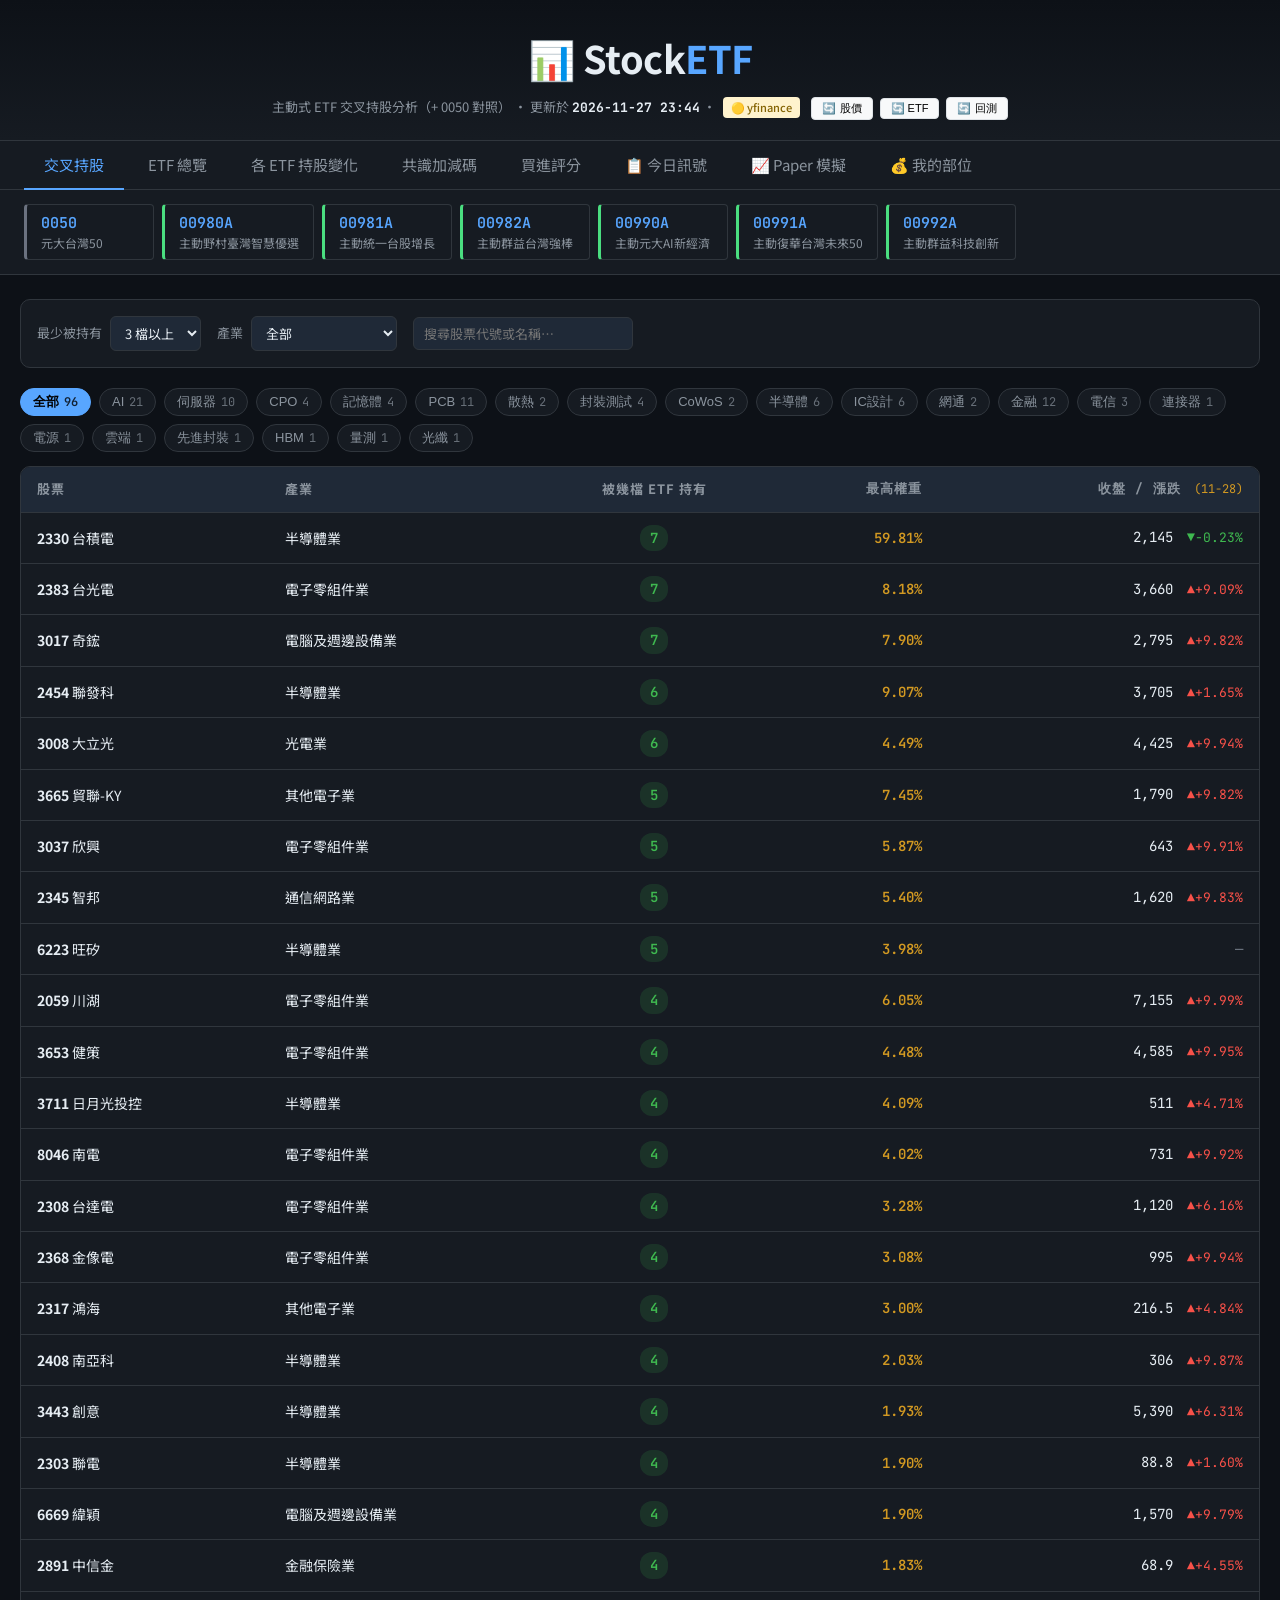
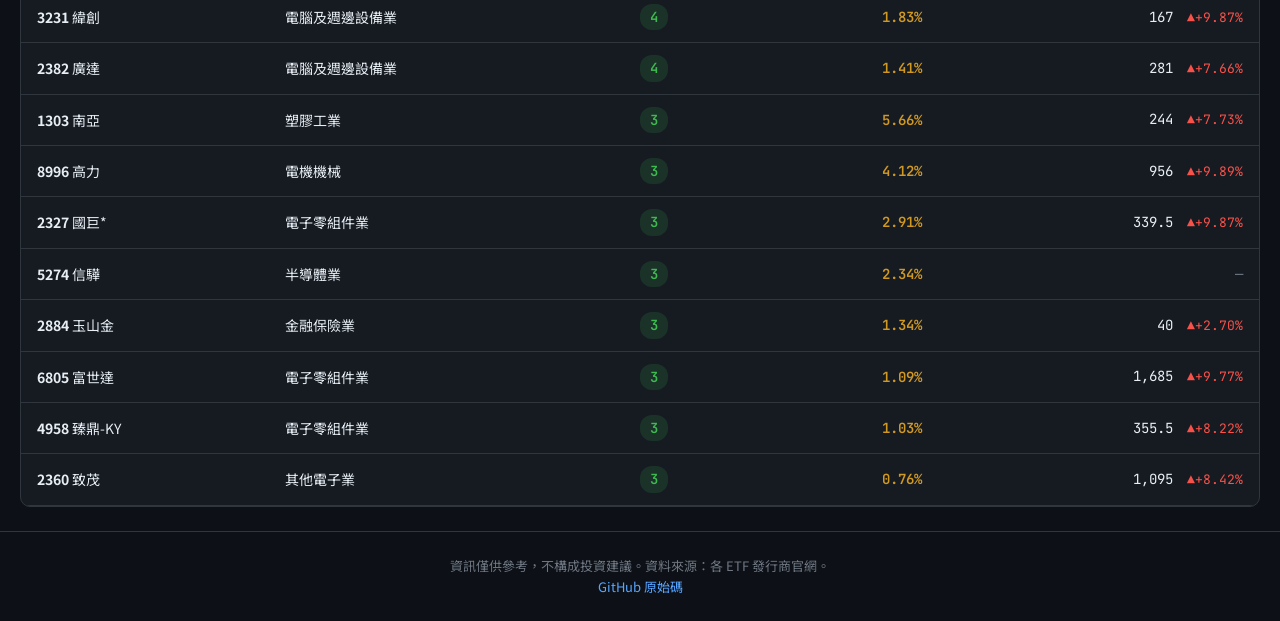
<file: index.html>
<!DOCTYPE html>
<html lang="zh-TW">
<head>
  <meta charset="UTF-8">
  <meta name="viewport" content="width=device-width, initial-scale=1.0">
  <title>StockETF — 台灣 ETF 交叉持股分析</title>
  <link rel="preconnect" href="https://fonts.googleapis.com">
  <link href="https://fonts.googleapis.com/css2?family=Noto+Sans+TC:wght@300;400;500;700&family=JetBrains+Mono:wght@400;600&display=swap" rel="stylesheet">
  <link rel="stylesheet" href="assets/style.css">
</head>
<body>
  <header class="header">
    <h1>📊 Stock<span>ETF</span></h1>
    <div class="header-sub">
      主動式 ETF 交叉持股分析（+ 0050 對照） ·
      更新於 <b id="updated-at">—</b> ·
      <span id="price-source-badge" class="source-badge source-badge-unknown" title="">—</span>
      <button id="btn-refresh-prices" class="header-btn" title="只重抓股價，10-30 秒">🔄 股價</button>
      <button id="btn-refresh-etfs" class="header-btn" title="重抓 ETF 持股 + 股價，1-2 分鐘">🔄 ETF</button>
      <button id="btn-refresh-backtest" class="header-btn" title="重跑回測 + 訊號 + paper 模擬，2-5 分鐘">🔄 回測</button>
    </div>
  </header>

  <nav class="tab-nav">
    <button class="tab-btn active" data-tab="cross">交叉持股</button>
    <button class="tab-btn" data-tab="etfs">ETF 總覽</button>
    <button class="tab-btn" data-tab="changes">各 ETF 持股變化</button>
    <button class="tab-btn" data-tab="consensus">共識加減碼</button>
    <button class="tab-btn" data-tab="ranking">買進評分</button>
    <button class="tab-btn" data-tab="signals">📋 今日訊號</button>
    <button class="tab-btn" data-tab="paper">📈 Paper 模擬</button>
    <button class="tab-btn" data-tab="positions">💰 我的部位</button>
  </nav>

  <nav id="etf-chip-bar" class="etf-chip-bar" aria-label="ETF 列表，點選查看持股明細">
    <span class="loading">載入中…</span>
  </nav>

  <main class="container">
    <section id="tab-cross" class="tab-panel active">
      <div class="filters">
        <label>最少被持有 <select id="filter-min-etfs">
          <option value="1">1 檔以上</option>
          <option value="2">2 檔以上</option>
          <option value="3" selected>3 檔以上</option>
          <option value="4">4 檔以上</option>
        </select></label>
        <label>產業 <select id="filter-industry"><option value="">全部</option></select></label>
        <input type="search" id="filter-search" placeholder="搜尋股票代號或名稱…">
      </div>
      <div id="tag-chip-bar" class="tag-chip-bar"></div>

      <div id="cross-holdings-table" class="table-wrap">
        <p class="loading">載入中…</p>
      </div>
    </section>

    <section id="tab-etfs" class="tab-panel">
      <div id="etf-overview" class="etf-overview"></div>
    </section>

    <section id="tab-changes" class="tab-panel">
      <div class="changes-intro">
        📊 各檔 ETF 在最近一次比對期間內的持股變動—新進、移除、加減碼。
        <small>每張卡可獨立展開；點任一股票看歷史走勢。</small>
      </div>
      <div id="changes-list" class="etf-overview"></div>
    </section>

    <section id="tab-consensus" class="tab-panel">
      <div class="changes-intro">
        🎯 過去 N 天被「多家 ETF 同時加碼」或「同時減碼」最多的個股 — 共識度愈高訊號愈強。
        <small>「N 檔」= 同向異動的 ETF 數；「+X.XX%」= 該股票在所有 ETF 累計的<b>權重變化</b>（不是股價漲跌）。</small>
      </div>
      <div id="consensus-panel"></div>
    </section>

    <section id="tab-ranking" class="tab-panel">
      <div id="ranking-root">
        <p class="loading">點選上方「買進評分」載入資料</p>
      </div>
    </section>

    <section id="tab-signals" class="tab-panel">
      <div id="signals-root">
        <p class="loading">點選上方「今日訊號」載入資料</p>
      </div>
    </section>

    <section id="tab-paper" class="tab-panel">
      <div id="paper-root">
        <p class="loading">點選上方「Paper 模擬」載入資料</p>
      </div>
    </section>

    <section id="tab-positions" class="tab-panel">
      <div id="positions-root">
        <p class="loading">點選上方「我的部位」載入資料</p>
      </div>
    </section>
  </main>

  <footer class="footer">
    <p>資訊僅供參考，不構成投資建議。資料來源：各 ETF 發行商官網。</p>
    <p><a href="https://github.com/your-user/StockETF" target="_blank" rel="noopener">GitHub 原始碼</a></p>
  </footer>

  <script src="assets/toast.js"></script>
  <script src="assets/refresh.js"></script>
  <script src="assets/app.js"></script>
  <script src="assets/ranking.js"></script>
  <script src="assets/positions.js"></script>
  <script src="assets/markdown_view.js"></script>
</body>
</html>
</file>
<file: assets/style.css>
:root {
  --bg: #0d1117;
  --bg2: #161b22;
  --bg3: #1f2937;
  --border: #30363d;
  --text: #e6edf3;
  --text2: #8b949e;
  --text3: #6e7681;
  --accent: #58a6ff;
  --green: #3fb950;
  --gold: #d29922;
  --mono: 'JetBrains Mono', monospace;
  --sans: 'Noto Sans TC', sans-serif;

  /* Font scale — change these in one place to globally resize text.
     Tier names follow t-shirt sizes (xs / sm / base / md / lg). The bump
     from the original 11/12/13/14/16 set is +1px per tier for readability. */
  --fs-xs:    12px;   /* micro: badges, footnotes, table headers */
  --fs-sm:    13px;   /* small: meta lines, captions, leaderboard */
  --fs-base:  14px;   /* body: tables, list items, default content */
  --fs-md:    15px;   /* tabs, chip primary text, card name */
  --fs-lg:    17px;   /* large: card title (ETF code) */
  --fs-h1:    clamp(24px, 4.5vw, 38px);  /* responsive page title */
}

* { box-sizing: border-box; margin: 0; padding: 0; }
/* scroll-padding-top reserves space below the sticky tab-nav when scrollIntoView
   targets anything — without this, the nav covers the top of the target. */
html { scroll-padding-top: 64px; }
body { font-family: var(--sans); background: var(--bg); color: var(--text); line-height: 1.6; min-height: 100vh; }

.header { background: linear-gradient(180deg, #0d1117 0%, #161b22 100%); border-bottom: 1px solid var(--border); padding: 28px 24px 20px; text-align: center; }
.header h1 { font-size: var(--fs-h1); font-weight: 700; letter-spacing: -0.5px; }
.header h1 span { color: var(--accent); }
.header-sub { margin-top: 8px; font-size: var(--fs-sm); color: var(--text2); }
.header-sub b { color: var(--text); font-family: var(--mono); }

.tab-nav { display: flex; background: var(--bg2); border-bottom: 1px solid var(--border); padding: 0 24px; position: sticky; top: 0; z-index: 10; gap: 4px; }
.tab-btn { background: none; border: none; border-bottom: 2px solid transparent; margin-bottom: -1px; color: var(--text2); padding: 13px 20px; font-size: var(--fs-md); font-family: var(--sans); cursor: pointer; }
.tab-btn:hover:not(:disabled) { color: var(--text); }
.tab-btn.active { color: var(--accent); border-bottom-color: var(--accent); }
.tab-btn:disabled { opacity: 0.4; cursor: not-allowed; }

.container { max-width: 1400px; margin: 0 auto; padding: 24px 20px; }
.tab-panel { display: none; }
.tab-panel.active { display: block; }

/* "持股變化" tab — per-ETF added/removed/changed breakdown. The leaderboard
   moved here briefly but was found confusing (cross-ETF aggregate was hard to
   read at first paint), now per-ETF cards instead. */
.changes-intro { margin-bottom: 16px; padding: 14px 18px; background: var(--bg2); border: 1px solid var(--border); border-left: 4px solid var(--gold); border-radius: 8px; font-size: var(--fs-base); color: var(--text); }
.changes-intro small { display: block; margin-top: 6px; color: var(--text2); font-size: var(--fs-sm); }
.changes-intro b { color: var(--gold); font-weight: 600; }

.changes-period { padding: 10px 16px; background: var(--bg2); border: 1px solid var(--border); border-radius: 8px; margin-bottom: 16px; font-size: var(--fs-sm); color: var(--text2); }
.changes-period b { color: var(--text); font-family: var(--mono); }
.changes-period-empty { color: var(--text3); }
.changes-stale-note { margin-left: 12px; color: #d29922; font-size: var(--fs-xs); }

.changes-empty { padding: 16px; color: var(--text3); font-size: var(--fs-sm); text-align: center; }

.card-count-muted { color: var(--text3) !important; }

.changes-section-h { font-size: var(--fs-sm); color: var(--text2); padding: 12px 18px 6px; font-weight: 500; background: var(--bg); }
.changes-section-h.ch-added   { color: var(--green); }
.changes-section-h.ch-removed { color: #f85149; }

/* ---- 新進 / 移除 list (3-col per-li grid) ---- */
.changes-section-list { list-style: none; }
.changes-section-list li { padding: 6px 18px; font-size: var(--fs-base); border-top: 1px solid rgba(48,54,61,0.4); display: grid; grid-template-columns: 6ch 1fr auto; gap: 12px; align-items: baseline; cursor: pointer; }
.changes-section-list li:hover { background: rgba(48,54,61,0.4); }
.changes-section-list li b { font-family: var(--mono); color: var(--text); }
.changes-section-list .ch-name { color: var(--text2); }
.changes-section-list .ch-weight { color: var(--gold); font-family: var(--mono); font-size: var(--fs-sm); text-align: right; }

/* ---- 調倉 section: parent-grid + display:contents for true column alignment ---- */
/* ul is the grid; each li becomes transparent (display:contents) so all rows
   share one column-sizing context — like tab stops across all rows.            */
.changes-section-list-changes {
  display: grid;
  grid-template-columns: 6ch 1fr max-content max-content;
  column-gap: 14px;
}
.changes-section-list-changes > li:not(.trend-row) { display: contents; }
.changes-section-list-changes > li:not(.trend-row) > * {
  padding: 6px 0;
  border-top: 1px solid rgba(48,54,61,0.4);
  align-self: center;
  cursor: pointer;
  font-size: var(--fs-base);
}
.changes-section-list-changes > li:not(.trend-row) > *:first-child { padding-left: 18px; }
.changes-section-list-changes > li:not(.trend-row) > *:last-child  { padding-right: 18px; }
.changes-section-list-changes > li:not(.trend-row):hover > * { background: rgba(48,54,61,0.4); }
/* direction indicator: left border stripe — 台灣慣例 紅漲綠跌 */
.changes-section-list-changes > li[data-dir="up"]   > *:first-child { border-left: 3px solid rgba(248,81,73,0.6); }
.changes-section-list-changes > li[data-dir="down"] > *:first-child { border-left: 3px solid rgba(63,185,80,0.5); }
/* "now" weight colored to match direction */
.changes-section-list-changes > li[data-dir="up"]   .ch-now { color: #f85149;      font-weight: 600; }
.changes-section-list-changes > li[data-dir="down"] .ch-now { color: var(--green); font-weight: 600; }
.changes-section-list-changes > li[data-dir="flat"] .ch-now { color: var(--text2); }
.diff-badge.diff-flat { background: rgba(100,100,100,0.15); color: var(--text3); }

.changes-section-list .ch-shares-trans { color: var(--text2); font-family: var(--mono); font-size: var(--fs-sm); white-space: nowrap; }
/* 台灣慣例: 加碼=紅 減碼=綠 */
.changes-section-list-changes > li[data-dir="up"]   .ch-now { color: #f85149; font-weight: 600; }
.changes-section-list-changes > li[data-dir="down"] .ch-now { color: var(--green); font-weight: 600; }
/* 每張卡片的比對日期 */
.card-date-range { font-size: var(--fs-xs); color: var(--text3); font-family: var(--mono); margin-left: 8px; }

/* Inline expansion: per-stock weight trend sparkline (hand-drawn SVG, no
   chart lib). Triggered by clicking any row in changes-section-list. */
/* In the changes grid the trend-row spans all 5 columns */
.changes-section-list-changes > li.trend-row { grid-column: 1 / -1; display: block; }
.trend-row { padding: 0 !important; cursor: default !important; background: var(--bg) !important; }
.trend-row:hover { background: var(--bg) !important; }
.trend-container { padding: 16px 18px; }
.trend-svg { width: 100%; max-width: 720px; height: auto; display: block; }
.trend-legend { display: flex; flex-wrap: wrap; gap: 16px; margin-top: 8px; font-size: var(--fs-sm); color: var(--text2); }
.trend-legend-item { display: inline-flex; align-items: center; gap: 6px; }
.trend-legend-dot { display: inline-block; width: 10px; height: 10px; border-radius: 50%; }
.trend-singletons { margin-top: 6px; font-size: var(--fs-xs); color: var(--text3); }
.trend-empty { padding: 16px; color: var(--text3); font-size: var(--fs-sm); text-align: center; }

/* Old leaderboard styles kept for now (data still gets written; could resurface elsewhere). */
.leaderboard { margin-bottom: 20px; padding: 16px; background: var(--bg2); border: 1px solid var(--border); border-radius: 10px; }
.leaderboard-empty { color: var(--text2); font-size: var(--fs-sm); text-align: center; padding: 8px; }
.leaderboard-empty span { display: block; margin-top: 4px; color: var(--text3); font-size: var(--fs-xs); }
.leaderboard-header { font-size: var(--fs-md); color: var(--text); margin-bottom: 12px; display: flex; justify-content: space-between; align-items: baseline; flex-wrap: wrap; gap: 8px; }
.leaderboard-window { font-size: var(--fs-xs); color: var(--text3); font-family: var(--mono); }
.leaderboard-grid { display: grid; grid-template-columns: 1fr 1fr; gap: 16px; }
.lb-col h3 { font-size: var(--fs-sm); font-weight: 500; color: var(--text2); margin-bottom: 8px; padding-bottom: 6px; border-bottom: 1px solid var(--border); }
.lb-col ol { list-style: none; }
.lb-col li { display: grid; grid-template-columns: 22px 1fr auto; gap: 8px; align-items: center; padding: 6px 0; font-size: var(--fs-base); border-bottom: 1px solid rgba(48, 54, 61, 0.4); }
.lb-col li:last-child { border-bottom: none; }
.lb-col li.lb-empty { color: var(--text3); font-size: var(--fs-sm); padding: 12px 0; text-align: center; grid-template-columns: 1fr; }
.lb-rank { color: var(--text3); font-family: var(--mono); font-size: var(--fs-sm); text-align: center; }
.lb-stock b { font-family: var(--mono); color: var(--text); margin-right: 4px; }
.lb-stock { color: var(--text2); }
.lb-meta { display: flex; gap: 8px; align-items: center; font-size: var(--fs-xs); }
.lb-count { background: var(--bg3); color: var(--text2); padding: 1px 6px; border-radius: 4px; font-family: var(--mono); }
.lb-delta { font-family: var(--mono); font-weight: 600; min-width: 60px; text-align: right; }
.lb-delta.lb-added { color: var(--green); }
.lb-delta.lb-removed { color: #f85149; }

.filters { display: flex; flex-wrap: wrap; gap: 16px; align-items: center; margin-bottom: 20px; padding: 16px; background: var(--bg2); border: 1px solid var(--border); border-radius: 10px; }
.filters label { font-size: var(--fs-sm); color: var(--text2); display: flex; align-items: center; gap: 8px; }
.filters select, .filters input { background: var(--bg3); border: 1px solid var(--border); color: var(--text); padding: 6px 10px; border-radius: 6px; font-family: var(--sans); font-size: var(--fs-sm); }
.filters input { min-width: 220px; }

/* 概念股 tag chip bar */
.tag-chip-bar { display: flex; flex-wrap: wrap; gap: 8px; margin-bottom: 14px; }
.tag-chip { background: var(--bg2); border: 1px solid var(--border); color: var(--text2);
  padding: 4px 12px; border-radius: 14px; font-size: var(--fs-sm); cursor: pointer;
  display: inline-flex; align-items: center; gap: 5px; transition: all 0.15s; }
.tag-chip:hover { border-color: var(--accent); color: var(--text); }
.tag-chip-active { background: var(--accent); border-color: var(--accent);
  color: #000; font-weight: 600; }
.tag-chip-count { font-size: var(--fs-xs); font-family: var(--mono);
  opacity: 0.7; }
.tag-chip-active .tag-chip-count { opacity: 0.8; }

.table-wrap { background: var(--bg2); border: 1px solid var(--border); border-radius: 10px; overflow: hidden; }
.loading { padding: 40px; text-align: center; color: var(--text2); }

table.cross { width: 100%; border-collapse: collapse; font-size: var(--fs-base); }
table.cross thead { background: var(--bg3); color: var(--text2); font-size: var(--fs-sm); text-transform: uppercase; letter-spacing: 1px; }
table.cross th, table.cross td { padding: 12px 16px; text-align: left; border-bottom: 1px solid var(--border); }
table.cross th.num, table.cross td.num { text-align: right; font-family: var(--mono); }
table.cross th.center, table.cross td.center { text-align: center; }
table.cross tbody tr { cursor: pointer; }
table.cross tbody tr:hover { background: var(--bg3); }
.count-badge { display: inline-block; min-width: 28px; padding: 2px 8px; background: rgba(63, 185, 80, 0.15); color: var(--green); border-radius: 12px; font-family: var(--mono); font-weight: 600; }
.weight { color: var(--gold); font-weight: 600; }

/* Cross-table 「收盤 / 漲跌」 column. Filled from data/prices_today.json,
   "—" when the stock isn't on TWSE or TPEx (e.g. ETF tickers held by funds). */
.cross th.num .th-date { font-size: var(--fs-xs); color: var(--text3); font-family: var(--mono); margin-left: 4px; font-weight: normal; text-transform: none; letter-spacing: 0; }
.cross th.num .th-date-stale { color: #d29922; }
.price-close { font-family: var(--mono); color: var(--text); }
.price-change { font-family: var(--mono); font-size: var(--fs-sm); margin-left: 6px; }
/* Taiwan convention: 漲=紅 跌=綠 */
.price-up   { color: #f85149; }
.price-down { color: var(--green); }
.price-flat { color: var(--text3); }
.price-na   { color: var(--text3); }

tr.detail td { background: var(--bg); padding: 16px 24px; }
tr.detail ul { list-style: none; display: grid; grid-template-columns: repeat(auto-fill, minmax(240px, 1fr)); gap: 8px 12px; }
tr.detail li { display: flex; justify-content: space-between; font-size: var(--fs-base); padding: 6px 10px; }
tr.detail li .etf-name { color: var(--accent); font-family: var(--mono); }

/* ETF card — visually distinguishes 0050 (passive benchmark) from active ETFs.
   Reused by the chip bar + accordion cards. */
.etf-card { border-left: 3px solid transparent; background: var(--bg2); border-radius: 4px; }
.etf-card--active { border-left-color: #4ade80; }   /* main subjects */
.etf-card--passive { border-left-color: #6b7280; }  /* 0050 benchmark */

/* Foreign-market badge (US/JP/OTHER). TW gets no badge to keep the dominant
   case clean. Used in per-ETF holdings views. */
.market-badge { display: inline-block; margin-left: 6px; padding: 1px 6px; background: var(--bg3); color: var(--text2); border-radius: 4px; font-size: var(--fs-xs); vertical-align: middle; }

/* Top-level ETF chip bar — quick entry to per-ETF holdings drill-down. */
.etf-chip-bar { display: flex; flex-wrap: wrap; gap: 8px; padding: 14px 24px; background: var(--bg2); border-bottom: 1px solid var(--border); }
.etf-chip-bar .loading { padding: 0; text-align: left; }
.etf-chip { padding: 8px 14px; cursor: pointer; font-family: var(--sans); display: flex; flex-direction: column; gap: 1px; min-width: 130px; transition: background 0.15s; border-top: 1px solid var(--border); border-right: 1px solid var(--border); border-bottom: 1px solid var(--border); }
.etf-chip:hover { background: var(--bg3); }
.etf-chip:focus-visible { outline: 2px solid var(--accent); outline-offset: 2px; }
.etf-chip-ticker { font-family: var(--mono); font-weight: 600; color: var(--accent); font-size: var(--fs-md); }
.etf-chip-name { color: var(--text2); font-size: var(--fs-xs); }

/* ETF overview accordion — one <details> card per ETF. Native expand/collapse
   with name="etf-overview" enforces single-card-only-open. */
.etf-overview { display: flex; flex-direction: column; gap: 12px; }
.etf-card-large { background: var(--bg2); border: 1px solid var(--border); border-radius: 10px; overflow: hidden; scroll-margin-top: 64px; }
.etf-card-large.etf-card { border-left-width: 4px; }
.etf-card-large > summary { list-style: none; cursor: pointer; padding: 14px 18px 0; user-select: none; }
.etf-card-large > summary::-webkit-details-marker { display: none; }
.etf-card-large > summary:hover { background: rgba(48, 54, 61, 0.25); }
.etf-card-large .card-head-row { display: flex; align-items: baseline; gap: 12px; flex-wrap: wrap; }
.etf-card-large .card-ticker-link { color: var(--accent); text-decoration: none; display: flex; align-items: baseline; gap: 12px; }
.etf-card-large .card-ticker-link:hover { text-decoration: underline; text-underline-offset: 4px; }
.etf-card-large .card-ticker-link::after { content: " ↗"; font-size: var(--fs-sm); color: var(--text3); margin-left: 2px; }
.etf-card-large .card-ticker { font-family: var(--mono); font-weight: 700; color: var(--accent); font-size: var(--fs-lg); }
.etf-card-large .card-name { color: var(--text); font-size: var(--fs-md); }
.etf-card-large .card-count { color: var(--text3); font-size: var(--fs-sm); margin-left: auto; }
.etf-card-large .card-toggle { color: var(--text3); font-size: var(--fs-md); transition: transform 0.15s; }
.etf-card-large[open] .card-toggle { transform: rotate(180deg); color: var(--text); }
.etf-card-large .fund-meta { padding: 8px 0 14px; background: transparent; border-bottom: none; font-size: var(--fs-sm); color: var(--text2); display: flex; flex-wrap: wrap; gap: 14px; }
.etf-card-large .fund-meta b { color: var(--text); font-family: var(--mono); font-weight: 600; }
.etf-card-large .card-body { border-top: 1px solid var(--border); }
.etf-card-large[open] > summary { border-bottom: none; }

table.etf-holdings { width: 100%; border-collapse: collapse; font-size: var(--fs-base); }
table.etf-holdings thead { background: var(--bg3); position: sticky; top: 0; }
table.etf-holdings th { padding: 10px 16px; text-align: left; color: var(--text2); font-size: var(--fs-xs); text-transform: uppercase; letter-spacing: 0.5px; font-weight: 600; }
table.etf-holdings td { padding: 8px 16px; border-bottom: 1px solid var(--border); }
table.etf-holdings tbody tr:hover { background: var(--bg3); }
table.etf-holdings .num { text-align: right; font-family: var(--mono); }
table.etf-holdings .weight { color: var(--gold); font-weight: 600; }

/* Day-over-day diff badges shown in the per-ETF accordion card. Empty diff
   (first run, lineup change, etc.) silently renders no badges. */
.diff-badge { display: inline-block; margin-left: 6px; padding: 1px 6px; border-radius: 4px; font-size: var(--fs-xs); font-family: var(--mono); vertical-align: middle; }
.diff-added { background: rgba(63, 185, 80, 0.22); color: var(--green); }  /* 新進持股 — 語意綠，非方向 */
/* 台灣慣例 加碼=紅 減碼=綠 */
.diff-up    { background: rgba(248, 81, 73, 0.15); color: #f85149; }
.diff-down  { background: rgba(63, 185, 80, 0.15); color: var(--green); }

.diff-added-section, .diff-removed-section {
  padding: 14px 18px; border-top: 1px solid var(--border); background: var(--bg); }
.diff-added-section h3, .diff-removed-section h3 {
  font-size: var(--fs-sm); color: var(--text2); margin-bottom: 10px; font-weight: 500; }
.diff-added-section ul, .diff-removed-section ul {
  list-style: none; display: grid; grid-template-columns: repeat(auto-fill, minmax(220px, 1fr)); gap: 4px 16px; }
.diff-added-section li, .diff-removed-section li {
  font-size: var(--fs-sm); color: var(--text2); padding: 2px 0; }
.diff-added-section li b, .diff-removed-section li b {
  color: var(--text); font-family: var(--mono); margin-right: 6px; }
.diff-added-section li .weight, .diff-removed-section li .weight { font-size: var(--fs-xs); }

.diff-caveat { padding: 8px 18px; font-size: var(--fs-xs); color: var(--text3); border-top: 1px solid var(--border); }

.footer { border-top: 1px solid var(--border); padding: 24px; text-align: center; color: var(--text3); font-size: var(--fs-sm); }
.footer a { color: var(--accent); text-decoration: none; }
.footer a:hover { text-decoration: underline; }

/* ── 個股分析頁連結 ── */
.stock-detail-link { color: var(--text); text-decoration: none; }
.stock-detail-link:hover { color: #79c0ff; text-decoration: underline; }

/* ═══ 買進評分排行榜 ═══ */

.rk-notice { padding: 8px 14px; margin-bottom: 12px; background: rgba(210,153,34,0.1); border: 1px solid var(--gold); border-radius: 6px; font-size: var(--fs-sm); color: var(--gold); }

.rk-refresh-bar { display: flex; align-items: center; gap: 12px; padding: 8px 14px; margin-bottom: 12px; background: var(--bg2); border: 1px solid var(--border); border-radius: 6px; font-size: var(--fs-sm); }
.rk-auto-label { display: flex; align-items: center; gap: 6px; cursor: pointer; user-select: none; }
.rk-auto-label input[type="checkbox"]:disabled { cursor: not-allowed; opacity: 0.5; }
.rk-auto-countdown { color: var(--accent); font-variant-numeric: tabular-nums; min-width: 110px; }
.rk-auto-hint { color: var(--text2); font-size: var(--fs-xs); margin-left: auto; }
.rk-refresh-btn { padding: 4px 12px; background: var(--bg3); border: 1px solid var(--border); border-radius: 4px; color: var(--text); cursor: pointer; font-size: var(--fs-xs); }
.rk-refresh-btn:hover { background: var(--accent); color: var(--bg); border-color: var(--accent); }

/* ═══ 我的部位 ═══ */
.pos-summary { display: grid; grid-template-columns: repeat(3, 1fr) 2fr auto; gap: 16px; padding: 16px; background: var(--bg2); border: 1px solid var(--border); border-radius: 8px; margin-bottom: 16px; align-items: center; }
.pos-stat { display: flex; flex-direction: column; gap: 4px; }
.pos-stat-lbl { font-size: var(--fs-xs); color: var(--text2); }
.pos-stat-val { font-size: 1.4rem; font-weight: 600; font-variant-numeric: tabular-nums; }
.pos-target { gap: 6px; }
.pos-progress-bar { height: 12px; background: var(--bg3); border-radius: 6px; overflow: hidden; border: 1px solid var(--border); }
.pos-progress-fill { height: 100%; background: linear-gradient(90deg, var(--accent), var(--gold, #d29922)); border-radius: 6px; transition: width 0.3s; }
.pos-progress-pct { font-size: var(--fs-sm); }
.pos-pnl-up { color: #3fb950; }
.pos-pnl-down { color: #f85149; }
.pos-btn-refresh { padding: 8px 14px; background: var(--bg3); border: 1px solid var(--border); border-radius: 6px; color: var(--text); cursor: pointer; }
.pos-btn-refresh:hover { background: var(--accent); color: var(--bg); border-color: var(--accent); }

.pos-card { padding: 16px; margin-bottom: 16px; background: var(--bg2); border: 1px solid var(--border); border-radius: 8px; }
.pos-card h3 { margin: 0 0 12px; font-size: 1rem; color: var(--text); }
.pos-empty { color: var(--text2); margin: 8px 0 0; }
.pos-hint { color: var(--text2); font-size: var(--fs-xs); margin-top: 8px; display: block; }
.pos-error { padding: 16px; background: rgba(248,81,73,0.1); border: 1px solid #f85149; border-radius: 8px; color: var(--text); }
.pos-error code { background: var(--bg3); padding: 1px 5px; border-radius: 3px; font-size: 0.85em; }

.pos-form { display: grid; grid-template-columns: repeat(5, 1fr) auto; gap: 8px; }
.pos-form input, .pos-form textarea { padding: 8px 10px; background: var(--bg3); border: 1px solid var(--border); border-radius: 4px; color: var(--text); font-size: var(--fs-sm); font-family: inherit; }
.pos-form input:focus, .pos-form textarea:focus { outline: 2px solid var(--accent); outline-offset: -1px; border-color: var(--accent); }
.pos-form-reason { grid-column: 1 / -1; resize: vertical; min-height: 50px; }
.pos-reason { margin-top: 4px; font-size: 0.82em; color: var(--text2); font-style: italic; max-width: 280px; overflow: hidden; text-overflow: ellipsis; white-space: nowrap; }
.pos-reason:hover { white-space: normal; overflow: visible; cursor: help; }
.pos-btn-primary { padding: 8px 16px; background: var(--accent); color: var(--bg); border: none; border-radius: 4px; cursor: pointer; font-weight: 500; }
.pos-btn-primary:hover { filter: brightness(1.1); }
.pos-btn-danger { padding: 4px 10px; background: var(--bg3); border: 1px solid #f85149; border-radius: 4px; color: #f85149; cursor: pointer; font-size: var(--fs-xs); }
.pos-btn-danger:hover { background: #f85149; color: white; }
.pos-btn-primary-sm { padding: 4px 10px; background: var(--bg3); border: 1px solid var(--accent); border-radius: 4px; color: var(--accent); cursor: pointer; font-size: var(--fs-xs); }
.pos-btn-primary-sm:hover { background: var(--accent); color: var(--bg); }
.pos-actions { display: flex; gap: 4px; align-items: center; white-space: nowrap; }

.pos-table-wrap { overflow-x: auto; }
.pos-table { width: 100%; border-collapse: collapse; font-size: var(--fs-sm); }
.pos-table th { padding: 8px 10px; text-align: left; font-weight: 500; color: var(--text2); border-bottom: 1px solid var(--border); white-space: nowrap; }
.pos-table td { padding: 8px 10px; border-bottom: 1px solid var(--border); vertical-align: middle; }
.pos-table tr:hover td { background: var(--bg3); }
.pos-table .r { text-align: right; font-variant-numeric: tabular-nums; }

@media (max-width: 768px) {
  .pos-summary { grid-template-columns: 1fr 1fr; gap: 8px; }
  .pos-target { grid-column: 1 / -1; }
  .pos-form { grid-template-columns: 1fr 1fr; }
  .pos-form button { grid-column: 1 / -1; }
}

/* ═══ Markdown 渲染 ═══ */
.md-toolbar { display: flex; align-items: center; gap: 12px; margin-bottom: 16px; padding: 8px 14px; background: var(--bg2); border: 1px solid var(--border); border-radius: 6px; }
.md-refresh-btn { padding: 4px 12px; background: var(--bg3); border: 1px solid var(--border); border-radius: 4px; color: var(--text); cursor: pointer; font-size: var(--fs-xs); }
.md-refresh-btn:hover { background: var(--accent); color: var(--bg); border-color: var(--accent); }
.md-loaded-at { font-size: var(--fs-xs); color: var(--text2); }

.md-content { max-width: 1100px; line-height: 1.7; }
.md-h1 { font-size: 1.6rem; font-weight: 700; color: var(--text); margin: 0 0 8px; padding-bottom: 8px; border-bottom: 2px solid var(--accent); }
.md-h2 { font-size: 1.2rem; font-weight: 600; color: var(--text); margin: 24px 0 12px; padding: 8px 14px; background: var(--bg2); border-left: 4px solid var(--gold); border-radius: 4px; }
.md-h3 { font-size: 1.05rem; font-weight: 600; color: var(--text); margin: 16px 0 8px; }
.md-content p { margin: 8px 0; color: var(--text); }
.md-content em, .md-content i { color: var(--text2); font-style: italic; }
.md-list { margin: 8px 0; padding-left: 24px; }
.md-list li { margin: 4px 0; color: var(--text); }
.md-hr { margin: 24px 0; border: none; border-top: 1px solid var(--border); }
.md-code-inline { padding: 2px 6px; background: var(--bg3); border: 1px solid var(--border); border-radius: 3px; font-size: 0.9em; color: var(--accent); font-family: 'JetBrains Mono', monospace; }
.md-codeblock { padding: 12px 16px; background: var(--bg3); border: 1px solid var(--border); border-radius: 6px; overflow-x: auto; }
.md-codeblock code { font-family: 'JetBrains Mono', monospace; font-size: var(--fs-sm); color: var(--text); white-space: pre; }
.md-table { width: 100%; border-collapse: collapse; margin: 12px 0; font-size: var(--fs-sm); }
.md-table th { padding: 8px 10px; text-align: left; font-weight: 500; color: var(--text2); background: var(--bg2); border-bottom: 2px solid var(--border); white-space: nowrap; }
.md-table td { padding: 8px 10px; border-bottom: 1px solid var(--border); vertical-align: middle; }
.md-table tr:hover td { background: var(--bg2); }
.md-content b, .md-content strong { color: var(--text); font-weight: 600; }

.rk-progress-wrap { padding: 24px 0 16px; }
.rk-progress-label { font-size: var(--fs-sm); color: var(--text2); margin-bottom: 8px; }
.rk-progress-bar { height: 8px; background: var(--bg2); border-radius: 4px; overflow: hidden; border: 1px solid var(--border); }
.rk-progress-fill { height: 100%; background: var(--accent); border-radius: 4px; transition: width 0.3s; }

.rk-tag-stats { display: flex; flex-wrap: wrap; align-items: center; gap: 6px; padding: 14px 16px; background: var(--bg2); border: 1px solid var(--border); border-left: 4px solid var(--gold); border-radius: 8px; margin-bottom: 16px; }
.rk-tag-label { font-size: var(--fs-sm); color: var(--text2); white-space: nowrap; }
.rk-tag-chip { padding: 2px 10px; background: var(--bg3); border: 1px solid var(--border); border-radius: 12px; font-size: var(--fs-xs); color: var(--text); }

.rk-table-wrap { overflow-x: auto; }
.rk-table { width: 100%; border-collapse: collapse; font-size: var(--fs-sm); }
.rk-table th { padding: 8px 10px; text-align: left; font-weight: 500; color: var(--text2); border-bottom: 1px solid var(--border); white-space: nowrap; }
.rk-table td { padding: 8px 10px; border-bottom: 1px solid var(--border); vertical-align: middle; }
.rk-table tr:hover td { background: var(--bg2); }
.rk-table .r { text-align: right; }

.rk-rank { width: 36px; text-align: center !important; color: var(--text3); font-family: var(--mono); }
.rk-score-h { text-align: center !important; }
.rk-score-cell { text-align: center; }
.rk-score { display: inline-block; min-width: 36px; padding: 2px 6px; border-radius: 6px; font-family: var(--mono); font-size: var(--fs-sm); font-weight: 600; text-align: center; }
.rk-score.score-hi  { background: rgba(63,185,80,0.2);  color: #3fb950; }
.rk-score.score-mid { background: rgba(210,153,34,0.2); color: #d29922; }
.rk-score.score-lo  { background: rgba(248,81,73,0.2);  color: #f85149; }

.rk-rec { display: inline-block; padding: 2px 8px; border-radius: 4px; font-size: var(--fs-xs); font-weight: 500; white-space: nowrap; }
.rec-strong-buy  { background: #1a7f37; color: #fff; }
.rec-buy         { background: rgba(63,185,80,0.2);  color: #3fb950; }
.rec-hold        { background: rgba(210,153,34,0.2); color: #d29922; }
.rec-sell        { background: rgba(240,136,62,0.2); color: #f0883e; }
.rec-strong-sell { background: rgba(248,81,73,0.2);  color: #f85149; }
.rec-na          { background: var(--bg2); color: var(--text3); }

.tag-chip-sm   { padding: 1px 7px; font-size: 11px; border-radius: 10px; background: var(--bg3); border: 1px solid var(--border); color: var(--text2); white-space: nowrap; }
.tag-chip-more { color: var(--text3); border-style: dashed; }
.rk-tags  { display: flex; flex-wrap: wrap; gap: 4px; }
.rk-etfs  { display: flex; flex-wrap: wrap; gap: 3px; }
.rk-etf-chip { display: inline-block; padding: 1px 6px; font-size: 11px; border-radius: 4px; background: var(--bg3); border: 1px solid var(--border); color: var(--text2); font-family: var(--mono); white-space: nowrap; }

.rk-expand-wrap { text-align: center; padding: 16px 0; }
.rk-expand-btn  { padding: 8px 24px; border: 1px solid var(--border); border-radius: 8px; background: var(--bg2); color: var(--text2); font-size: var(--fs-sm); cursor: pointer; font-family: var(--sans); }
.rk-expand-btn:hover { color: var(--text); border-color: var(--accent); }

/* ═══ Source badge + refresh buttons ═══ */
.source-badge {
  display: inline-block;
  padding: 2px 8px;
  border-radius: 4px;
  font-size: 0.85em;
  font-weight: 500;
  margin: 0 4px;
  cursor: help;
}
.source-badge-finmind   { background: #d4edda; color: #155724; }   /* 🟢 */
.source-badge-yfinance  { background: #fff3cd; color: #856404; }   /* 🟡 */
.source-badge-twse_tpex { background: #d1ecf1; color: #0c5460; }   /* 🔵 */
.source-badge-cache     { background: #f8d7da; color: #721c24; }   /* 🔴 */
.source-badge-running   { background: #e2e3e5; color: #383d41; }   /* ⏳ */
.source-badge-unknown   { background: #e2e3e5; color: #6c757d; }   /* ❓ */

.header-btn {
  background: #f8f9fa;
  border: 1px solid #dee2e6;
  border-radius: 4px;
  padding: 3px 10px;
  font-size: 0.85em;
  cursor: pointer;
  margin-left: 4px;
  transition: background 0.15s;
}
.header-btn:hover:not(:disabled)  { background: #e9ecef; }
.header-btn:disabled              { opacity: 0.4; cursor: not-allowed; }

/* ═══ Toast ═══ */
#toast-container {
  position: fixed;
  top: 16px;
  right: 16px;
  z-index: 9999;
  display: flex;
  flex-direction: column;
  gap: 8px;
  max-width: 420px;
}
.toast {
  background: #fff;
  border: 1px solid #dee2e6;
  border-left-width: 4px;
  border-radius: 4px;
  padding: 10px 14px;
  display: flex;
  align-items: center;
  gap: 10px;
  box-shadow: 0 2px 8px rgba(0,0,0,0.15);
  animation: toast-in 0.2s ease-out;
}
@keyframes toast-in {
  from { opacity: 0; transform: translateX(20px); }
  to   { opacity: 1; transform: translateX(0); }
}
.toast-info  { border-left-color: #17a2b8; }
.toast-warn  { border-left-color: #ffc107; background: #fffaeb; }
.toast-error { border-left-color: #dc3545; background: #fdecee; }
.toast-msg   { flex: 1; font-size: 0.9em; }
.toast-close {
  background: none;
  border: none;
  font-size: 1.1em;
  cursor: pointer;
  color: #6c757d;
  padding: 0 4px;
}
.toast-close:hover { color: #000; }
</file>
